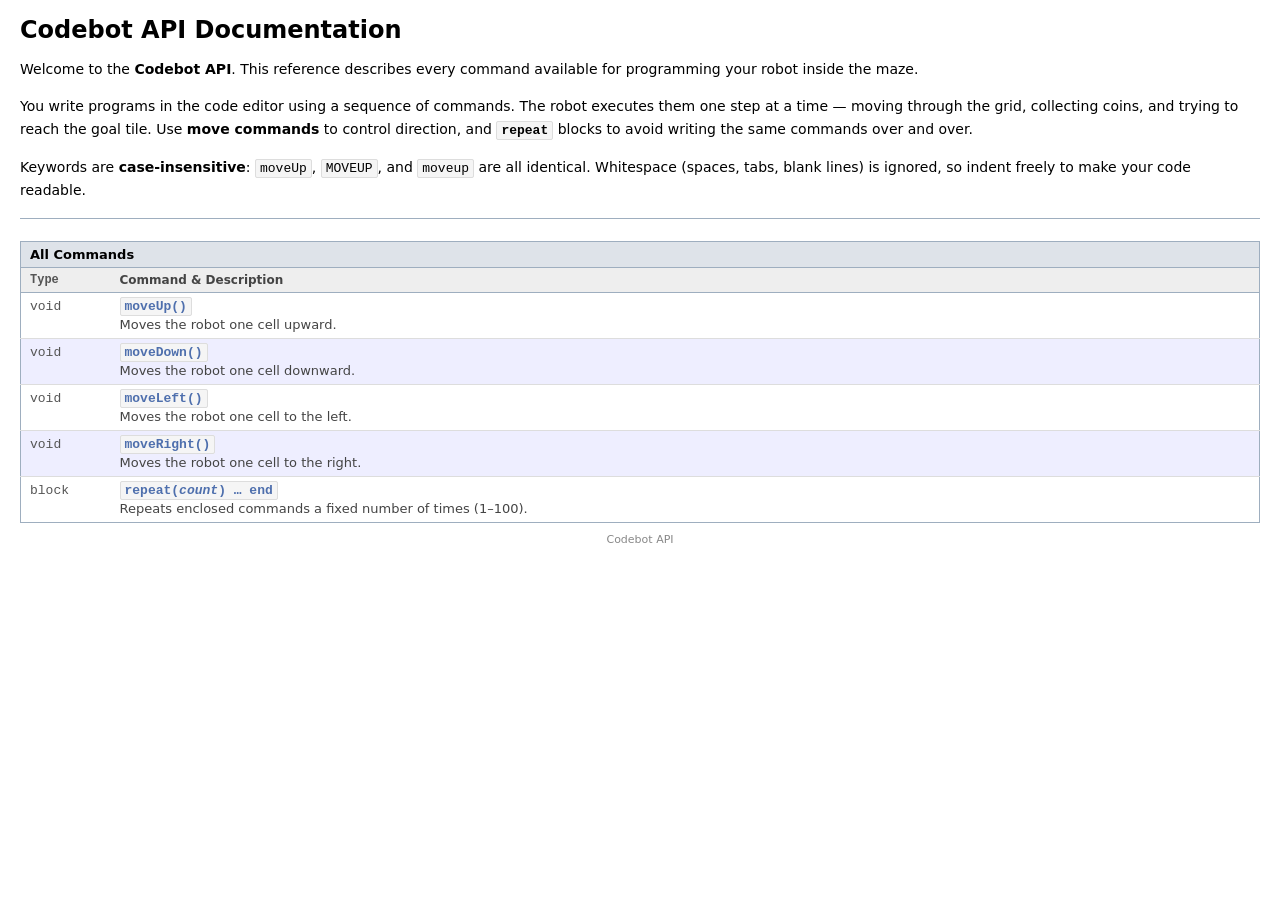
<file: docs/index.html>
<!DOCTYPE html>
<html lang="en">
<head>
  <meta charset="UTF-8" />
  <meta name="viewport" content="width=device-width, initial-scale=1.0" />
  <title>Overview (Codebot API)</title>
  <link rel="stylesheet" href="style.css" />
</head>
<body>

<!-- Content -->
<div class="content">

  <h1 class="page-title">Codebot API Documentation</h1>

  <div class="class-desc">
    <p>
      Welcome to the <strong>Codebot API</strong>. This reference describes every command
      available for programming your robot inside the maze.
    </p>
    <p>
      You write programs in the code editor using a sequence of commands.
      The robot executes them one step at a time — moving through the grid,
      collecting coins, and trying to reach the goal tile.
      Use <strong>move commands</strong> to control direction,
      and <strong><code>repeat</code></strong> blocks to avoid writing the same
      commands over and over.
    </p>
    <p>
      Keywords are <strong>case-insensitive</strong>: <code>moveUp</code>,
      <code>MOVEUP</code>, and <code>moveup</code> are all identical.
      Whitespace (spaces, tabs, blank lines) is ignored, so indent freely
      to make your code readable.
    </p>
  </div>

  <hr class="sep" />

  <!-- Command quick-ref -->
  <div class="section-header">All Commands</div>
  <table class="summary">
    <thead>
      <tr>
        <th class="col-type">Type</th>
        <th>Command &amp; Description</th>
      </tr>
    </thead>
    <tbody>
      <tr class="odd">
        <td class="col-type">void</td>
        <td class="col-name">
          <a href="cmd-moveUp.html"><code>moveUp()</code></a>
          <span class="brief">Moves the robot one cell upward.</span>
        </td>
      </tr>
      <tr class="even">
        <td class="col-type">void</td>
        <td class="col-name">
          <a href="cmd-moveDown.html"><code>moveDown()</code></a>
          <span class="brief">Moves the robot one cell downward.</span>
        </td>
      </tr>
      <tr class="odd">
        <td class="col-type">void</td>
        <td class="col-name">
          <a href="cmd-moveLeft.html"><code>moveLeft()</code></a>
          <span class="brief">Moves the robot one cell to the left.</span>
        </td>
      </tr>
      <tr class="even">
        <td class="col-type">void</td>
        <td class="col-name">
          <a href="cmd-moveRight.html"><code>moveRight()</code></a>
          <span class="brief">Moves the robot one cell to the right.</span>
        </td>
      </tr>
      <tr class="odd">
        <td class="col-type">block</td>
        <td class="col-name">
          <a href="cmd-repeat.html"><code>repeat(<em>count</em>) … end</code></a>
          <span class="brief">Repeats enclosed commands a fixed number of times (1–100).</span>
        </td>
      </tr>
    </tbody>
  </table>

  <div class="page-footer">Codebot API</div>

</div>
</body>
</html>
</file>
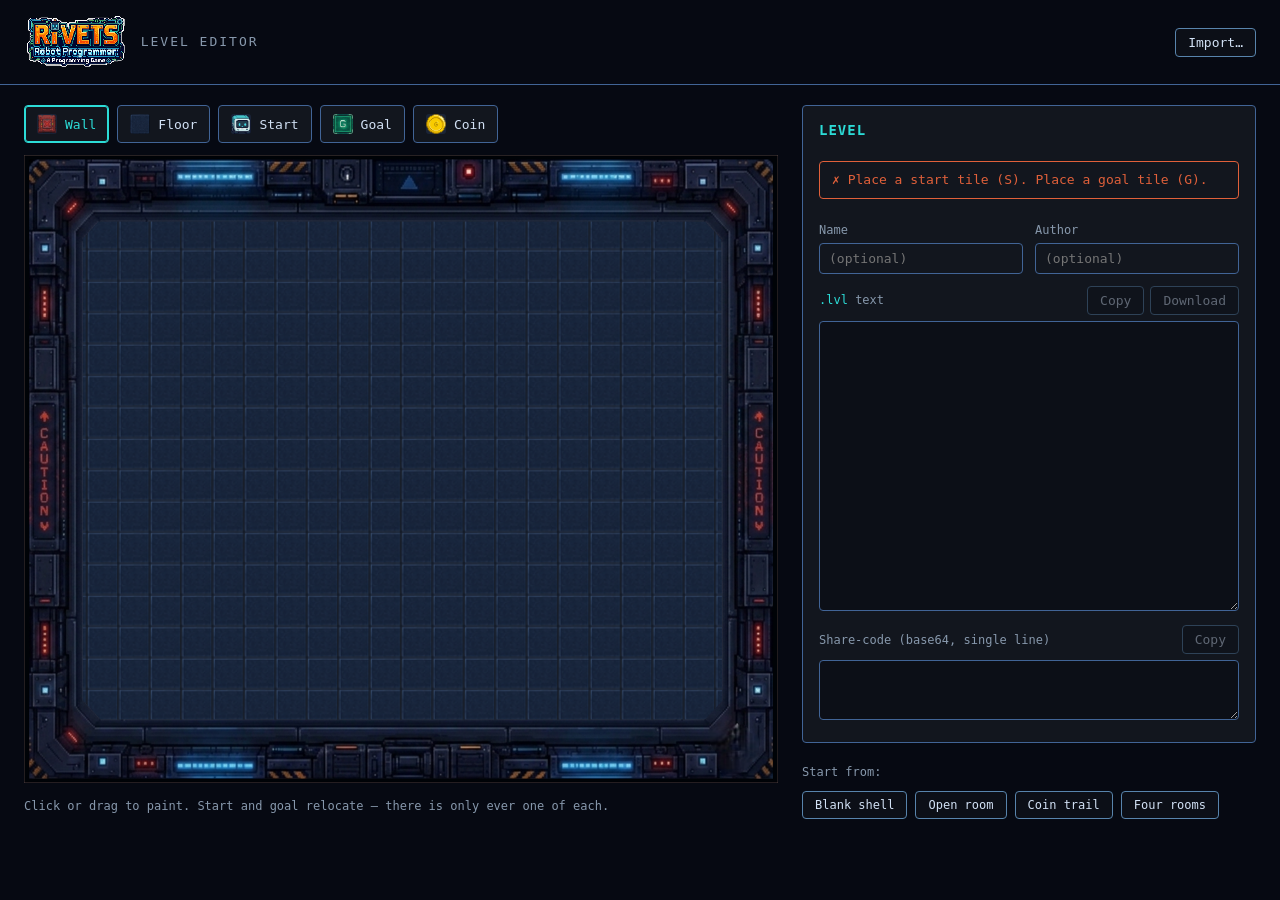
<file: lvl-editor/index.html>
<!DOCTYPE html>
<html lang="en">
<head>
  <meta charset="UTF-8" />
  <meta name="viewport" content="width=device-width, initial-scale=1.0" />
  <title>Codebot — Level Editor</title>
  <link rel="stylesheet" href="styles.css" />
</head>
<body>
  <header class="topbar">
    <div class="brand">
      <img class="logo" src="assets/logo.png" alt="RIVETS — Robot Programmer" />
      <span class="brand-sub">Level Editor</span>
    </div>
    <div class="topbar-actions">
      <button id="import-open" class="btn" type="button">Import…</button>
    </div>
  </header>

  <main class="layout">
    <!-- ── Canvas + editing controls ─────────────────────────────────────── -->
    <section class="editor-pane">
      <div class="palette" id="palette" role="toolbar" aria-label="Tile tools">
        <button class="tool" data-tool="wall"  type="button"><img class="swatch" src="assets/wall.png"  alt="" />Wall</button>
        <button class="tool" data-tool="floor" type="button"><img class="swatch" src="assets/floor.png" alt="" />Floor</button>
        <button class="tool" data-tool="start" type="button"><img class="swatch" src="assets/robot.png" alt="" />Start</button>
        <button class="tool" data-tool="goal"  type="button"><img class="swatch" src="assets/goal.png"  alt="" />Goal</button>
        <button class="tool" data-tool="coin"  type="button"><img class="swatch" src="assets/coin.png"  alt="" />Coin</button>
      </div>

      <div class="frame-stage">
        <canvas id="grid" aria-label="Level grid"></canvas>
        <img class="frame-bg" src="assets/frame.png" alt="" />
      </div>

      <p class="hint">Click or drag to paint. Start and goal relocate — there is only ever one of each.</p>
    </section>

    <!-- ── Level form: metadata + export ─────────────────────────────────── -->
    <aside class="side-pane">
      <form class="panel" id="level-form" autocomplete="off">
        <h2>Level</h2>

        <div id="validity" class="validity" role="status" aria-live="polite"></div>

        <div class="meta">
          <label>Name <input id="name" type="text" maxlength="60" placeholder="(optional)" /></label>
          <label>Author <input id="author" type="text" maxlength="60" placeholder="(optional)" /></label>
        </div>

        <div class="field field-grow">
          <div class="field-head">
            <label for="lvl-text"><code>.lvl</code> text</label>
            <div class="field-actions">
              <button id="copy-lvl" class="btn" type="button">Copy</button>
              <button id="download-lvl" class="btn" type="button">Download</button>
            </div>
          </div>
          <textarea id="lvl-text" class="output" rows="8" readonly spellcheck="false"></textarea>
        </div>

        <div class="field">
          <div class="field-head">
            <label for="b64-text">Share-code (base64, single line)</label>
            <div class="field-actions">
              <button id="copy-b64" class="btn" type="button">Copy</button>
            </div>
          </div>
          <textarea id="b64-text" class="output" rows="3" readonly spellcheck="false"></textarea>
        </div>
      </form>

      <div class="gallery">
        <span class="gallery-label">Start from:</span>
        <div id="gallery-buttons" class="gallery-buttons"></div>
      </div>
    </aside>
  </main>

  <!-- ── Import modal ──────────────────────────────────────────────────────── -->
  <div class="modal-overlay" id="import-modal" role="dialog" aria-modal="true" aria-labelledby="import-title" hidden>
    <div class="modal">
      <div class="modal-head">
        <h2 id="import-title">Import</h2>
        <button class="modal-close" id="import-close" type="button" aria-label="Close">×</button>
      </div>
      <p class="panel-hint">Paste a <code>.lvl</code> document or a share-code, or upload a <code>.lvl</code> file.</p>
      <textarea id="import-text" class="input" rows="8" spellcheck="false" placeholder="Paste .lvl text or base64 share-code…"></textarea>
      <div class="import-actions">
        <button id="import-btn" class="btn" type="button">Load from text</button>
        <label class="btn file-btn">Upload .lvl<input id="import-file" type="file" accept=".lvl,text/plain" hidden /></label>
      </div>
      <div id="import-msg" class="import-msg" role="status" aria-live="polite"></div>
    </div>
  </div>

  <script src="format.js"></script>
  <script src="templates.js"></script>
  <script src="editor.js"></script>
</body>
</html>
</file>
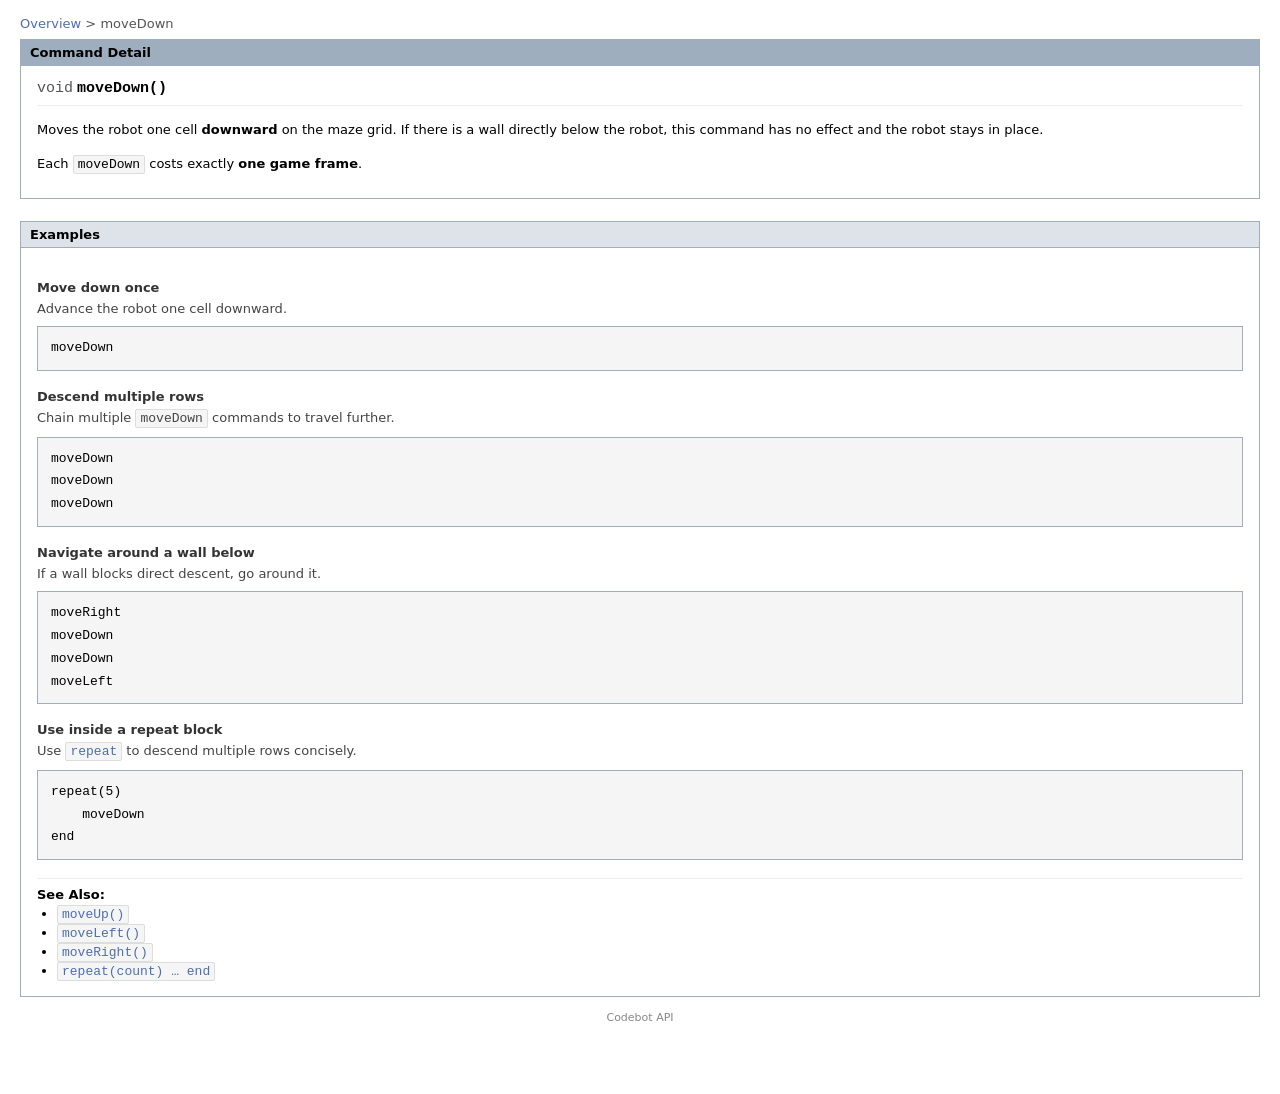
<file: docs/cmd-moveDown.html>
<!DOCTYPE html>
<html lang="en">
<head>
  <meta charset="UTF-8" />
  <meta name="viewport" content="width=device-width, initial-scale=1.0" />
  <title>moveDown (Codebot API)</title>
  <link rel="stylesheet" href="style.css" />
</head>
<body>

<!-- Content -->
<div class="content">

  <div class="breadcrumb">
    <a href="index.html">Overview</a> &gt; moveDown
  </div>

  <div class="section-header-dark">Command Detail</div>

  <div class="detail-block">
    <div class="cmd-sig">
      <span class="ret">void</span>moveDown()
    </div>

    <div class="detail-desc">
      <p>
        Moves the robot one cell <strong>downward</strong> on the maze grid.
        If there is a wall directly below the robot, this command has no effect
        and the robot stays in place.
      </p>
      <p>
        Each <code>moveDown</code> costs exactly <strong>one game frame</strong>.
      </p>
    </div>
  </div>

  <!-- Examples -->
  <div class="section-header">Examples</div>

  <div class="detail-block">

    <div class="examples-section">

      <div class="example">
        <div class="example-title">Move down once</div>
        <p>Advance the robot one cell downward.</p>
        <pre class="code">moveDown</pre>
      </div>

      <div class="example">
        <div class="example-title">Descend multiple rows</div>
        <p>Chain multiple <code>moveDown</code> commands to travel further.</p>
        <pre class="code">moveDown
moveDown
moveDown</pre>
      </div>

      <div class="example">
        <div class="example-title">Navigate around a wall below</div>
        <p>If a wall blocks direct descent, go around it.</p>
        <pre class="code">moveRight
moveDown
moveDown
moveLeft</pre>
      </div>

      <div class="example">
        <div class="example-title">Use inside a repeat block</div>
        <p>Use <a href="cmd-repeat.html"><code>repeat</code></a> to descend multiple rows concisely.</p>
        <pre class="code">repeat(5)
    moveDown
end</pre>
      </div>

    </div>

    <div class="see-also">
      <strong>See Also:</strong>
      <ul>
        <li><a href="cmd-moveUp.html"><code>moveUp()</code></a></li>
        <li><a href="cmd-moveLeft.html"><code>moveLeft()</code></a></li>
        <li><a href="cmd-moveRight.html"><code>moveRight()</code></a></li>
        <li><a href="cmd-repeat.html"><code>repeat(count) … end</code></a></li>
      </ul>
    </div>

  </div>

  <div class="page-footer">Codebot API</div>

</div>
</body>
</html>
</file>
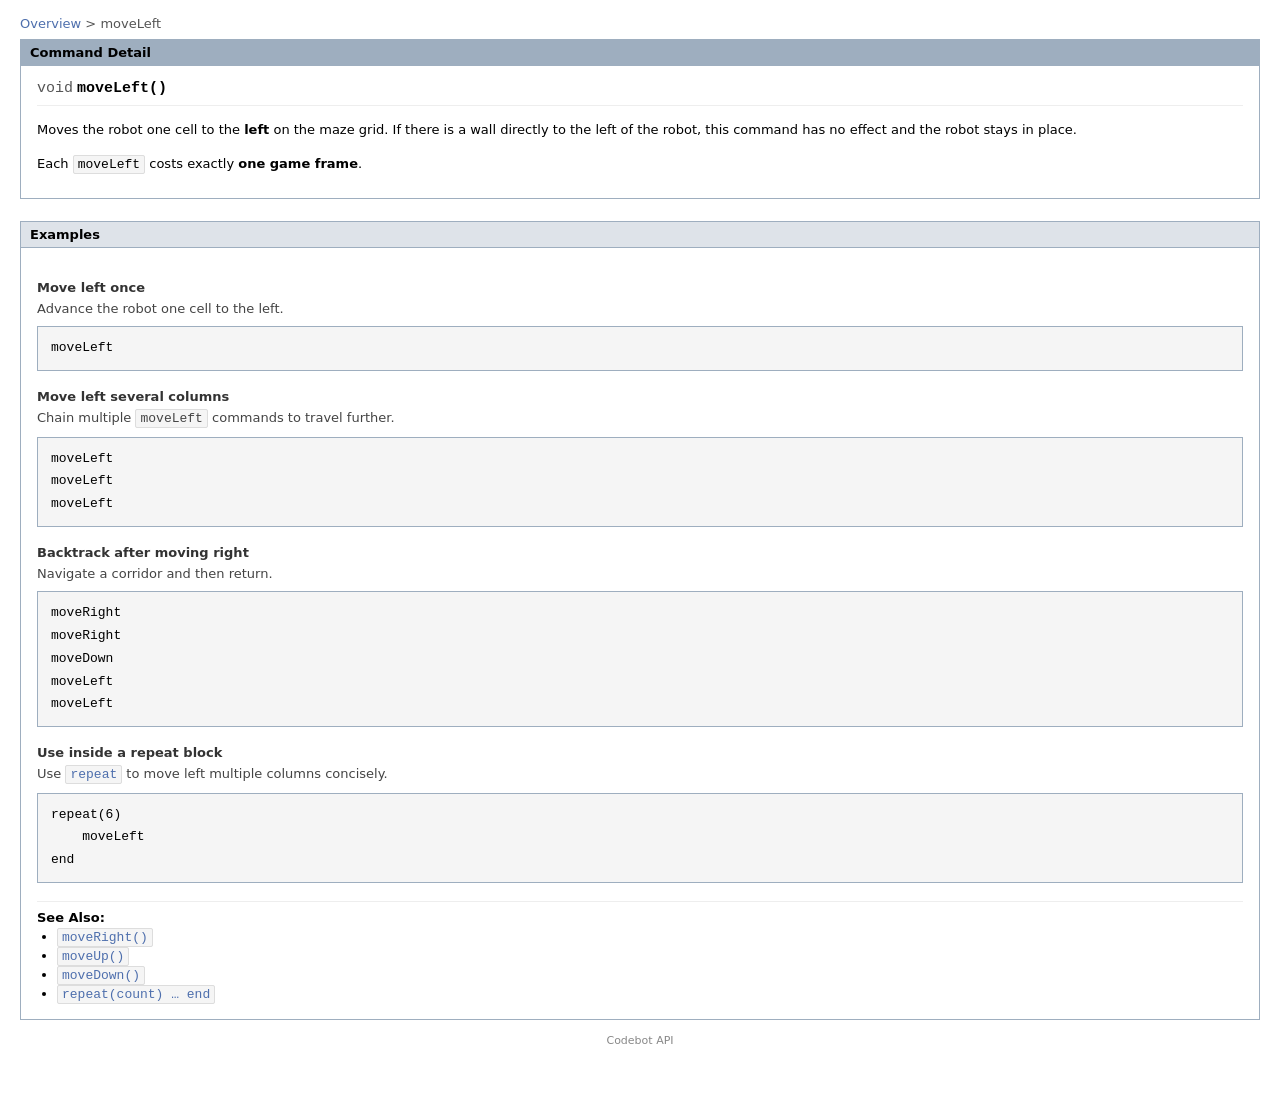
<file: docs/cmd-moveLeft.html>
<!DOCTYPE html>
<html lang="en">
<head>
  <meta charset="UTF-8" />
  <meta name="viewport" content="width=device-width, initial-scale=1.0" />
  <title>moveLeft (Codebot API)</title>
  <link rel="stylesheet" href="style.css" />
</head>
<body>

<!-- Content -->
<div class="content">

  <div class="breadcrumb">
    <a href="index.html">Overview</a> &gt; moveLeft
  </div>

  <div class="section-header-dark">Command Detail</div>

  <div class="detail-block">
    <div class="cmd-sig">
      <span class="ret">void</span>moveLeft()
    </div>

    <div class="detail-desc">
      <p>
        Moves the robot one cell to the <strong>left</strong> on the maze grid.
        If there is a wall directly to the left of the robot, this command has no effect
        and the robot stays in place.
      </p>
      <p>
        Each <code>moveLeft</code> costs exactly <strong>one game frame</strong>.
      </p>
    </div>
  </div>

  <!-- Examples -->
  <div class="section-header">Examples</div>

  <div class="detail-block">

    <div class="examples-section">

      <div class="example">
        <div class="example-title">Move left once</div>
        <p>Advance the robot one cell to the left.</p>
        <pre class="code">moveLeft</pre>
      </div>

      <div class="example">
        <div class="example-title">Move left several columns</div>
        <p>Chain multiple <code>moveLeft</code> commands to travel further.</p>
        <pre class="code">moveLeft
moveLeft
moveLeft</pre>
      </div>

      <div class="example">
        <div class="example-title">Backtrack after moving right</div>
        <p>Navigate a corridor and then return.</p>
        <pre class="code">moveRight
moveRight
moveDown
moveLeft
moveLeft</pre>
      </div>

      <div class="example">
        <div class="example-title">Use inside a repeat block</div>
        <p>Use <a href="cmd-repeat.html"><code>repeat</code></a> to move left multiple columns concisely.</p>
        <pre class="code">repeat(6)
    moveLeft
end</pre>
      </div>

    </div>

    <div class="see-also">
      <strong>See Also:</strong>
      <ul>
        <li><a href="cmd-moveRight.html"><code>moveRight()</code></a></li>
        <li><a href="cmd-moveUp.html"><code>moveUp()</code></a></li>
        <li><a href="cmd-moveDown.html"><code>moveDown()</code></a></li>
        <li><a href="cmd-repeat.html"><code>repeat(count) … end</code></a></li>
      </ul>
    </div>

  </div>

  <div class="page-footer">Codebot API</div>

</div>
</body>
</html>
</file>
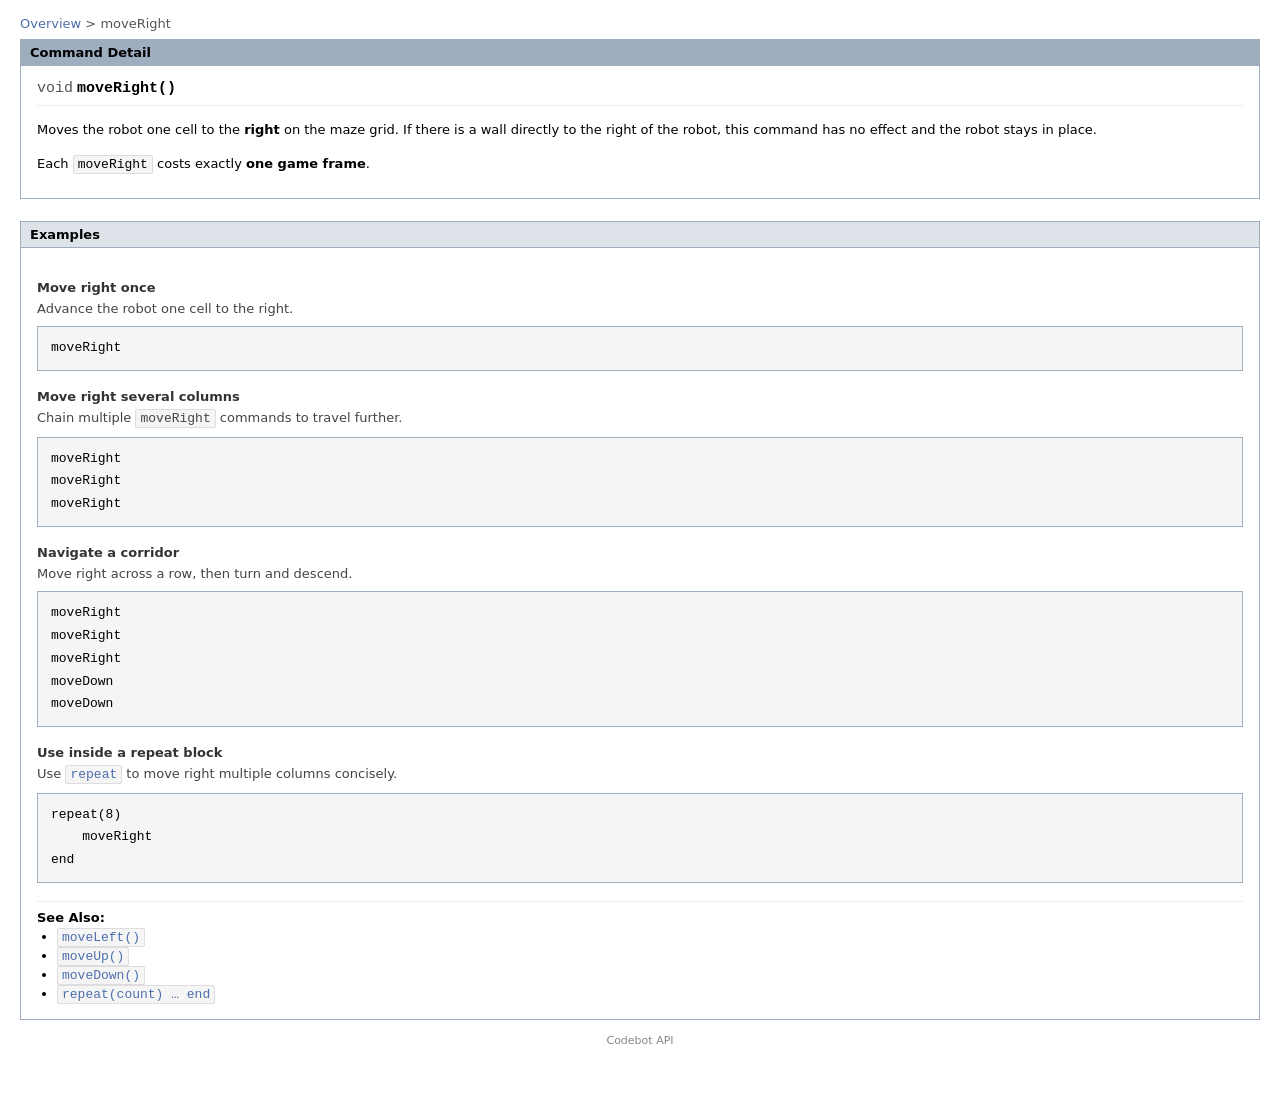
<file: docs/cmd-moveRight.html>
<!DOCTYPE html>
<html lang="en">
<head>
  <meta charset="UTF-8" />
  <meta name="viewport" content="width=device-width, initial-scale=1.0" />
  <title>moveRight (Codebot API)</title>
  <link rel="stylesheet" href="style.css" />
</head>
<body>

<!-- Content -->
<div class="content">

  <div class="breadcrumb">
    <a href="index.html">Overview</a> &gt; moveRight
  </div>

  <div class="section-header-dark">Command Detail</div>

  <div class="detail-block">
    <div class="cmd-sig">
      <span class="ret">void</span>moveRight()
    </div>

    <div class="detail-desc">
      <p>
        Moves the robot one cell to the <strong>right</strong> on the maze grid.
        If there is a wall directly to the right of the robot, this command has no effect
        and the robot stays in place.
      </p>
      <p>
        Each <code>moveRight</code> costs exactly <strong>one game frame</strong>.
      </p>
    </div>
  </div>

  <!-- Examples -->
  <div class="section-header">Examples</div>

  <div class="detail-block">

    <div class="examples-section">

      <div class="example">
        <div class="example-title">Move right once</div>
        <p>Advance the robot one cell to the right.</p>
        <pre class="code">moveRight</pre>
      </div>

      <div class="example">
        <div class="example-title">Move right several columns</div>
        <p>Chain multiple <code>moveRight</code> commands to travel further.</p>
        <pre class="code">moveRight
moveRight
moveRight</pre>
      </div>

      <div class="example">
        <div class="example-title">Navigate a corridor</div>
        <p>Move right across a row, then turn and descend.</p>
        <pre class="code">moveRight
moveRight
moveRight
moveDown
moveDown</pre>
      </div>

      <div class="example">
        <div class="example-title">Use inside a repeat block</div>
        <p>Use <a href="cmd-repeat.html"><code>repeat</code></a> to move right multiple columns concisely.</p>
        <pre class="code">repeat(8)
    moveRight
end</pre>
      </div>

    </div>

    <div class="see-also">
      <strong>See Also:</strong>
      <ul>
        <li><a href="cmd-moveLeft.html"><code>moveLeft()</code></a></li>
        <li><a href="cmd-moveUp.html"><code>moveUp()</code></a></li>
        <li><a href="cmd-moveDown.html"><code>moveDown()</code></a></li>
        <li><a href="cmd-repeat.html"><code>repeat(count) … end</code></a></li>
      </ul>
    </div>

  </div>

  <div class="page-footer">Codebot API</div>

</div>
</body>
</html>
</file>
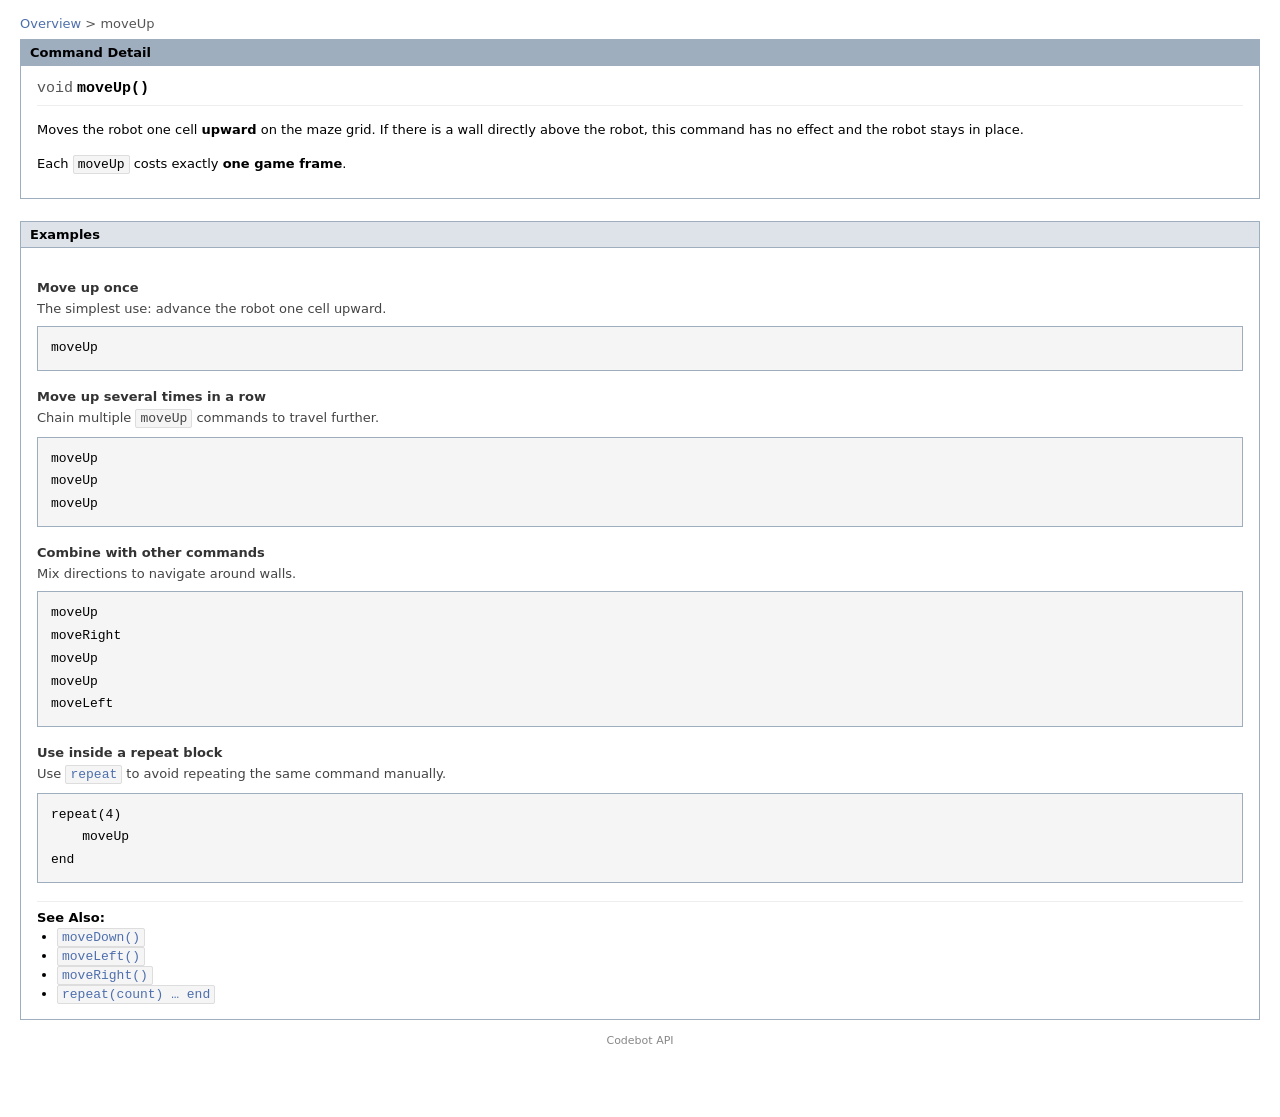
<file: docs/cmd-moveUp.html>
<!DOCTYPE html>
<html lang="en">
<head>
  <meta charset="UTF-8" />
  <meta name="viewport" content="width=device-width, initial-scale=1.0" />
  <title>moveUp (Codebot API)</title>
  <link rel="stylesheet" href="style.css" />
</head>
<body>

<!-- Content -->
<div class="content">

  <div class="breadcrumb">
    <a href="index.html">Overview</a> &gt; moveUp
  </div>

  <!-- Command detail section -->
  <div class="section-header-dark">Command Detail</div>

  <div class="detail-block">
    <div class="cmd-sig">
      <span class="ret">void</span>moveUp()
    </div>

    <div class="detail-desc">
      <p>
        Moves the robot one cell <strong>upward</strong> on the maze grid.
        If there is a wall directly above the robot, this command has no effect
        and the robot stays in place.
      </p>
      <p>
        Each <code>moveUp</code> costs exactly <strong>one game frame</strong>.
      </p>
    </div>
  </div>

  <!-- Examples -->
  <div class="section-header">Examples</div>

  <div class="detail-block">

    <div class="examples-section">

      <div class="example">
        <div class="example-title">Move up once</div>
        <p>The simplest use: advance the robot one cell upward.</p>
        <pre class="code">moveUp</pre>
      </div>

      <div class="example">
        <div class="example-title">Move up several times in a row</div>
        <p>Chain multiple <code>moveUp</code> commands to travel further.</p>
        <pre class="code">moveUp
moveUp
moveUp</pre>
      </div>

      <div class="example">
        <div class="example-title">Combine with other commands</div>
        <p>Mix directions to navigate around walls.</p>
        <pre class="code">moveUp
moveRight
moveUp
moveUp
moveLeft</pre>
      </div>

      <div class="example">
        <div class="example-title">Use inside a repeat block</div>
        <p>Use <a href="cmd-repeat.html"><code>repeat</code></a> to avoid repeating the same command manually.</p>
        <pre class="code">repeat(4)
    moveUp
end</pre>
      </div>

    </div>

    <div class="see-also">
      <strong>See Also:</strong>
      <ul>
        <li><a href="cmd-moveDown.html"><code>moveDown()</code></a></li>
        <li><a href="cmd-moveLeft.html"><code>moveLeft()</code></a></li>
        <li><a href="cmd-moveRight.html"><code>moveRight()</code></a></li>
        <li><a href="cmd-repeat.html"><code>repeat(count) … end</code></a></li>
      </ul>
    </div>

  </div>

  <div class="page-footer">Codebot API</div>

</div>
</body>
</html>
</file>
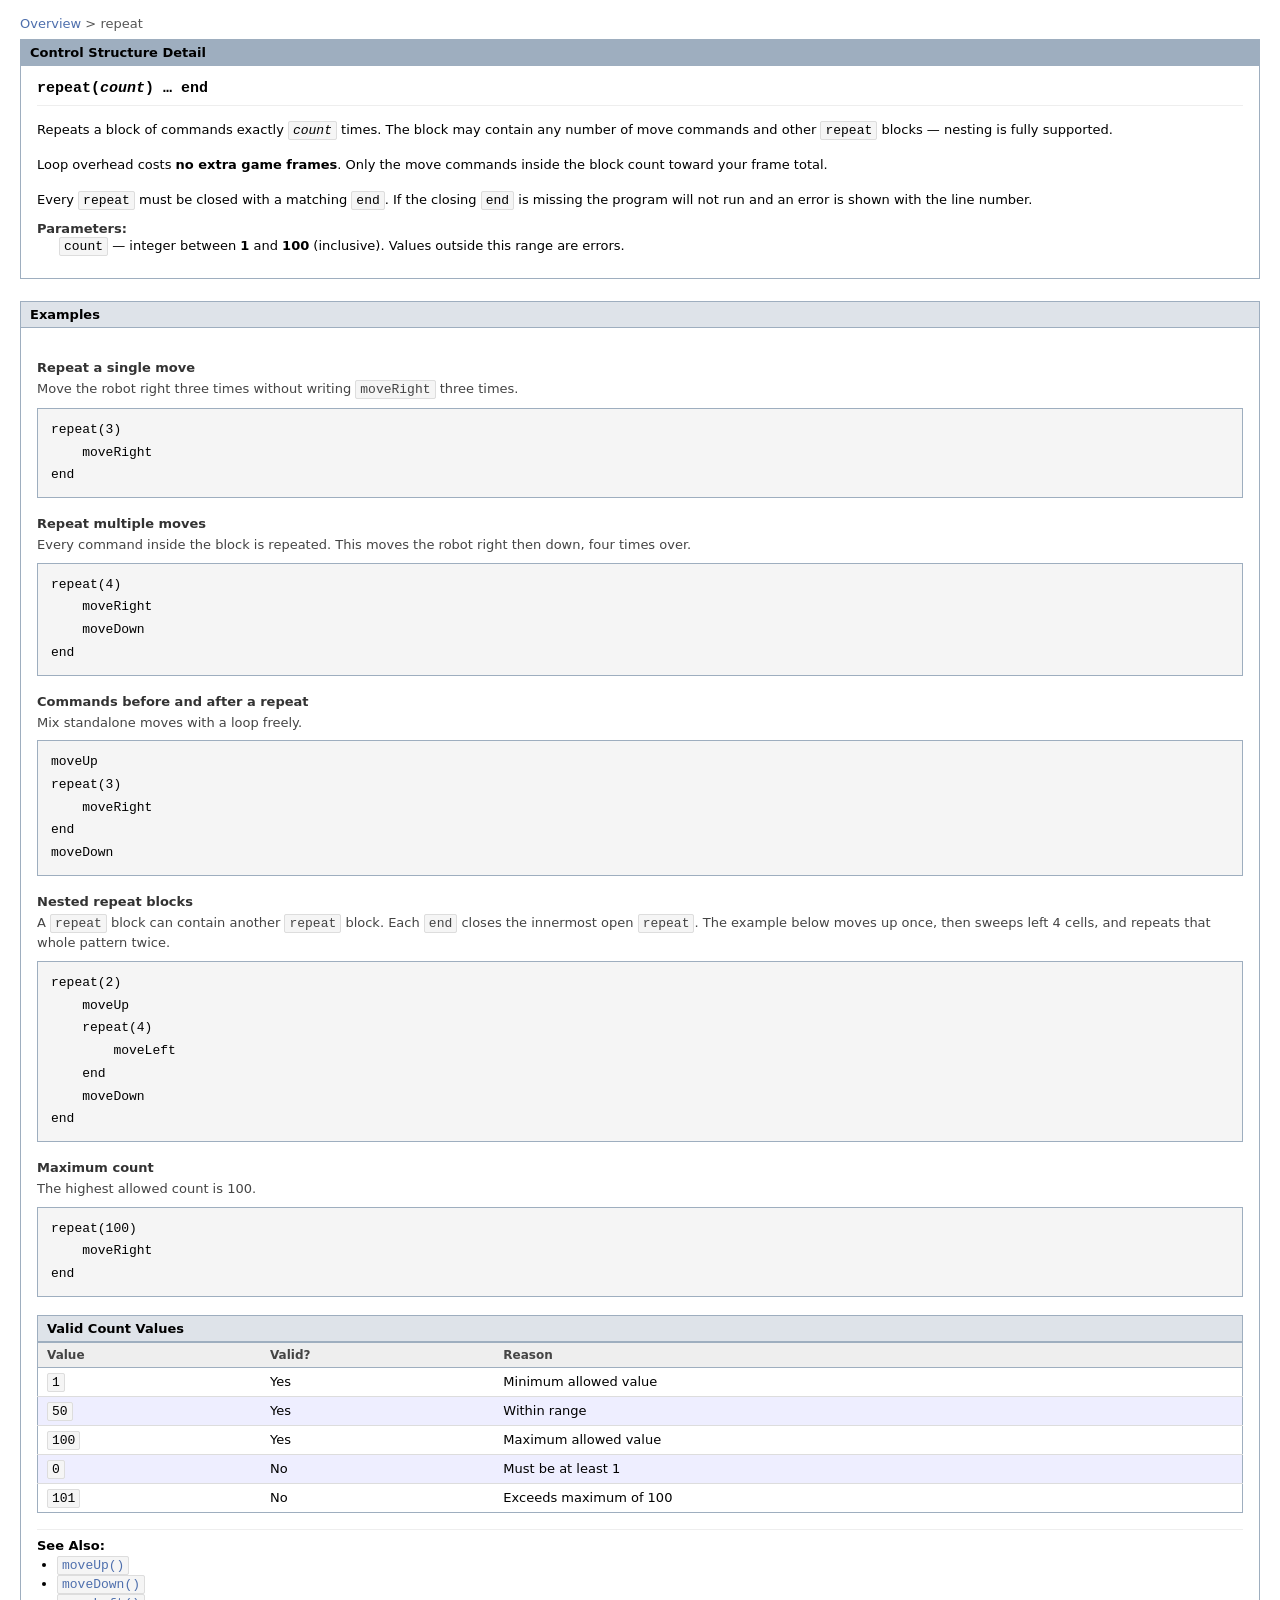
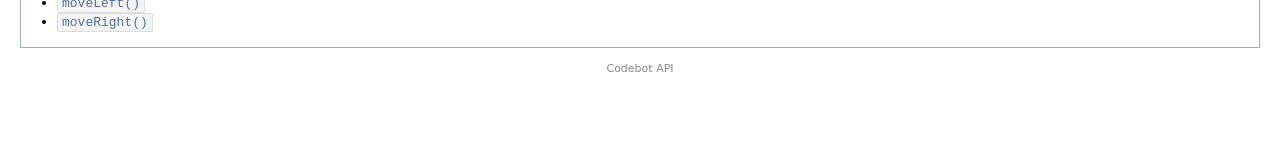
<file: docs/cmd-repeat.html>
<!DOCTYPE html>
<html lang="en">
<head>
  <meta charset="UTF-8" />
  <meta name="viewport" content="width=device-width, initial-scale=1.0" />
  <title>repeat (Codebot API)</title>
  <link rel="stylesheet" href="style.css" />
</head>
<body>

<!-- Content -->
<div class="content">

  <div class="breadcrumb">
    <a href="index.html">Overview</a> &gt; repeat
  </div>

  <div class="section-header-dark">Control Structure Detail</div>

  <div class="detail-block">
    <div class="cmd-sig">
      repeat(<em>count</em>) &hellip; end
    </div>

    <div class="detail-desc">
      <p>
        Repeats a block of commands exactly <code><em>count</em></code> times.
        The block may contain any number of move commands and other
        <code>repeat</code> blocks — nesting is fully supported.
      </p>
      <p>
        Loop overhead costs <strong>no extra game frames</strong>.
        Only the move commands inside the block count toward your frame total.
      </p>
      <p>
        Every <code>repeat</code> must be closed with a matching <code>end</code>.
        If the closing <code>end</code> is missing the program will not run and
        an error is shown with the line number.
      </p>
    </div>

    <dl class="params">
      <dt>Parameters:</dt>
      <dd>
        <code>count</code> &mdash; integer between <strong>1</strong> and
        <strong>100</strong> (inclusive). Values outside this range are errors.
      </dd>
    </dl>
  </div>

  <!-- Examples -->
  <div class="section-header">Examples</div>

  <div class="detail-block">
    <div class="examples-section">

      <div class="example">
        <div class="example-title">Repeat a single move</div>
        <p>Move the robot right three times without writing <code>moveRight</code> three times.</p>
        <pre class="code">repeat(3)
    moveRight
end</pre>
      </div>

      <div class="example">
        <div class="example-title">Repeat multiple moves</div>
        <p>
          Every command inside the block is repeated. This moves the robot
          right then down, four times over.
        </p>
        <pre class="code">repeat(4)
    moveRight
    moveDown
end</pre>
      </div>

      <div class="example">
        <div class="example-title">Commands before and after a repeat</div>
        <p>Mix standalone moves with a loop freely.</p>
        <pre class="code">moveUp
repeat(3)
    moveRight
end
moveDown</pre>
      </div>

      <div class="example">
        <div class="example-title">Nested repeat blocks</div>
        <p>
          A <code>repeat</code> block can contain another <code>repeat</code> block.
          Each <code>end</code> closes the innermost open <code>repeat</code>.
          The example below moves up once, then sweeps left 4 cells,
          and repeats that whole pattern twice.
        </p>
        <pre class="code">repeat(2)
    moveUp
    repeat(4)
        moveLeft
    end
    moveDown
end</pre>
      </div>

      <div class="example">
        <div class="example-title">Maximum count</div>
        <p>The highest allowed count is 100.</p>
        <pre class="code">repeat(100)
    moveRight
end</pre>
      </div>

    </div>

    <!-- Count reference table -->
    <div class="section-header" style="margin-top:16px;">Valid Count Values</div>
    <table class="summary" style="border-top:1px solid #9eaebf;">
      <thead>
        <tr>
          <th>Value</th>
          <th>Valid?</th>
          <th>Reason</th>
        </tr>
      </thead>
      <tbody>
        <tr class="odd">
          <td><code>1</code></td>
          <td>Yes</td>
          <td>Minimum allowed value</td>
        </tr>
        <tr class="even">
          <td><code>50</code></td>
          <td>Yes</td>
          <td>Within range</td>
        </tr>
        <tr class="odd">
          <td><code>100</code></td>
          <td>Yes</td>
          <td>Maximum allowed value</td>
        </tr>
        <tr class="even">
          <td><code>0</code></td>
          <td>No</td>
          <td>Must be at least 1</td>
        </tr>
        <tr class="odd">
          <td><code>101</code></td>
          <td>No</td>
          <td>Exceeds maximum of 100</td>
        </tr>
      </tbody>
    </table>

    <div class="see-also" style="margin-top:16px;">
      <strong>See Also:</strong>
      <ul>
        <li><a href="cmd-moveUp.html"><code>moveUp()</code></a></li>
        <li><a href="cmd-moveDown.html"><code>moveDown()</code></a></li>
        <li><a href="cmd-moveLeft.html"><code>moveLeft()</code></a></li>
        <li><a href="cmd-moveRight.html"><code>moveRight()</code></a></li>
      </ul>
    </div>

  </div>

  <div class="page-footer">Codebot API</div>

</div>
</body>
</html>
</file>
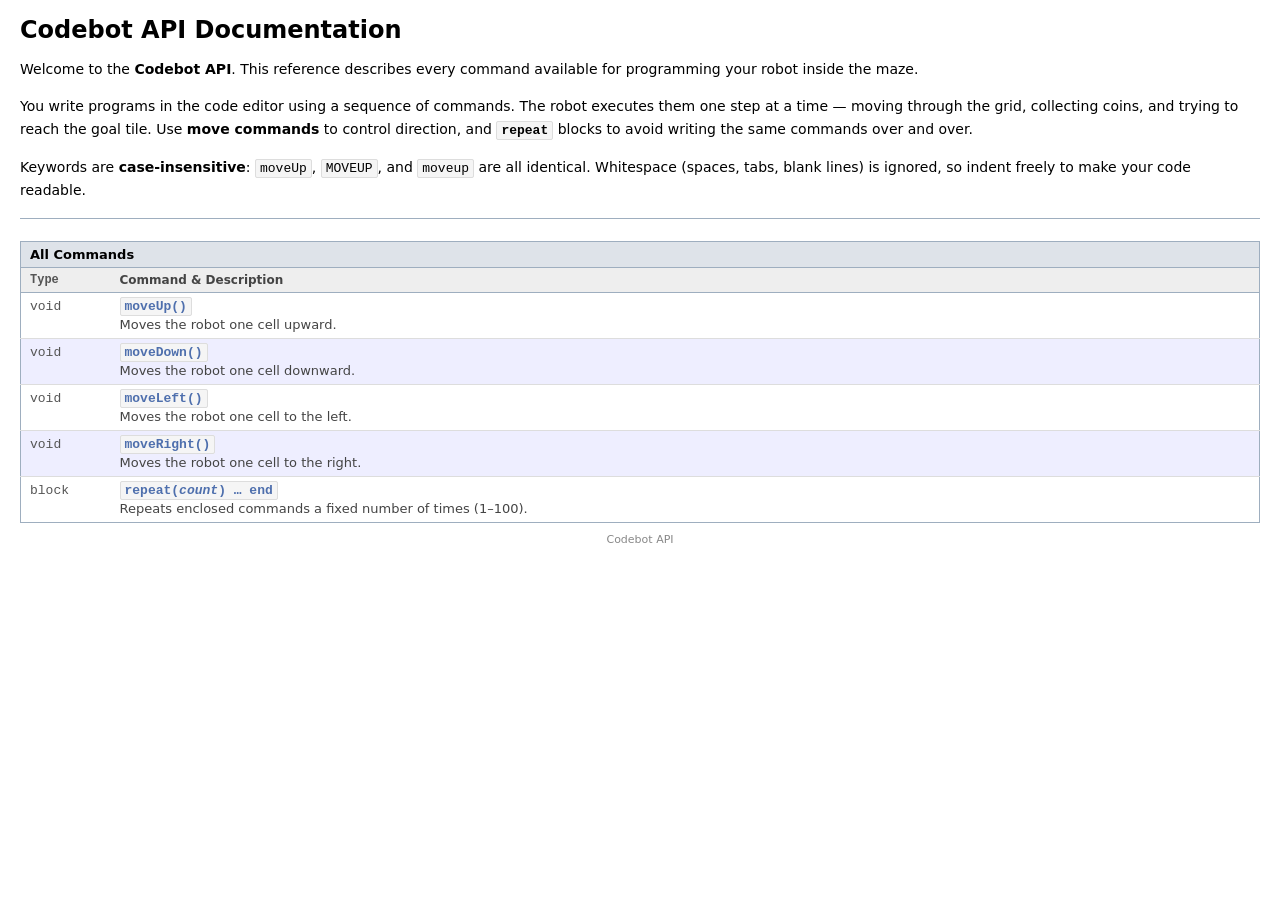
<file: docs/language-reference.html>
<!DOCTYPE html>
<html lang="en">
<head>
  <meta charset="UTF-8" />
  <meta http-equiv="refresh" content="0; url=index.html" />
  <title>Redirecting…</title>
</head>
<body>
  <p>Redirecting to <a href="index.html">Codebot API Overview</a>…</p>
</body>
</html>
</file>
<file: docs/style.css>
/* ── Codebot API Docs — shared JavaDoc-style stylesheet ── */

*, *::before, *::after { box-sizing: border-box; }

body {
  margin: 0;
  padding: 0;
  font-family: 'DejaVu Sans', Arial, Helvetica, sans-serif;
  font-size: 14px;
  background: #fff;
  color: #000;
}

a { color: #4E6FAD; text-decoration: none; }
a:hover { text-decoration: underline; }

/* ────────────────────────────────────────────────────────
   Page content
──────────────────────────────────────────────────────── */

.content {
  padding: 16px 20px 50px;
}

.pkg-path {
  font-size: 13px;
  color: #555;
  margin-bottom: 4px;
}

h1.page-title {
  font-size: 1.5rem;
  font-weight: bold;
  margin: 0 0 4px;
  color: #000;
}

.breadcrumb {
  font-size: 13px;
  color: #555;
  margin-bottom: 8px;
}
.breadcrumb a { color: #4E6FAD; }

/* Hierarchy tree */
.hierarchy {
  font-family: 'Courier New', monospace;
  font-size: 13px;
  line-height: 1.9;
  margin: 10px 0 14px;
}
.hierarchy .indent { padding-left: 20px; }

.class-desc {
  margin: 12px 0 16px;
  line-height: 1.65;
  font-size: 14px;
}
.class-desc p { margin-bottom: 8px; }

dl.tag-block { font-size: 13px; margin: 6px 0; }
dl.tag-block dt { font-weight: bold; display: inline; }
dl.tag-block dd { display: inline; margin-left: 5px; }

hr.sep { border: none; border-top: 1px solid #9eaebf; margin: 14px 0; }

/* ────────────────────────────────────────────────────────
   Section headers
──────────────────────────────────────────────────────── */

.section-header {
  background: #dee3e9;
  border: 1px solid #9eaebf;
  padding: 5px 9px;
  font-weight: bold;
  font-size: 13px;
  margin-top: 22px;
  margin-bottom: 0;
}

.section-header-dark {
  background: #9eaebf;
  border: 1px solid #9eaebf;
  padding: 5px 9px;
  font-weight: bold;
  font-size: 13px;
  margin-bottom: 0;
}

/* ────────────────────────────────────────────────────────
   Summary tables
──────────────────────────────────────────────────────── */

table.summary {
  width: 100%;
  border-collapse: collapse;
  border: 1px solid #9eaebf;
  border-top: none;
  font-size: 13px;
}

table.summary th {
  background: #eee;
  text-align: left;
  padding: 5px 9px;
  border-bottom: 1px solid #9eaebf;
  font-size: 12px;
  color: #444;
  font-weight: bold;
}

table.summary td {
  padding: 6px 9px;
  vertical-align: top;
  border-bottom: 1px solid #ddd;
}

table.summary tr:last-child td { border-bottom: none; }
table.summary .even td { background: #EEEEFF; }
table.summary .odd  td { background: #fff; }

table.summary .col-type {
  width: 90px;
  font-family: 'Courier New', monospace;
  color: #555;
  white-space: nowrap;
}

table.summary .col-name {
  font-family: 'Courier New', monospace;
  font-weight: bold;
}

table.summary .col-name .brief {
  display: block;
  font-family: 'DejaVu Sans', Arial, sans-serif;
  font-weight: normal;
  color: #444;
  margin-top: 3px;
}

/* ────────────────────────────────────────────────────────
   Detail blocks (method / command)
──────────────────────────────────────────────────────── */

.detail-block {
  border: 1px solid #9eaebf;
  border-top: none;
  padding: 14px 16px;
  margin-bottom: 14px;
}

.cmd-sig {
  font-family: 'Courier New', monospace;
  font-size: 15px;
  font-weight: bold;
  margin-bottom: 10px;
  border-bottom: 1px solid #eee;
  padding-bottom: 8px;
}
.cmd-sig .ret { font-weight: normal; color: #555; margin-right: 4px; }

.detail-desc {
  font-size: 13px;
  line-height: 1.65;
  margin: 8px 0;
}
.detail-desc p { margin-bottom: 7px; }

dl.params {
  font-size: 13px;
  margin: 10px 0;
}
dl.params dt { font-weight: bold; margin-top: 8px; color: #333; }
dl.params dd { margin-left: 22px; margin-top: 2px; }

.since-tag { font-size: 12px; color: #777; margin-top: 8px; }

/* ────────────────────────────────────────────────────────
   Code blocks
──────────────────────────────────────────────────────── */

code {
  font-family: 'Courier New', monospace;
  font-size: 13px;
  background: #f5f5f5;
  border: 1px solid #ddd;
  border-radius: 2px;
  padding: 1px 4px;
}

pre.code {
  font-family: 'Courier New', monospace;
  font-size: 13px;
  background: #f5f5f5;
  border: 1px solid #9eaebf;
  padding: 10px 13px;
  line-height: 1.75;
  margin: 8px 0 14px;
  overflow-x: auto;
  white-space: pre;
}
pre.code code {
  background: none;
  border: none;
  padding: 0;
  font-size: inherit;
}

/* ────────────────────────────────────────────────────────
   Example programs
──────────────────────────────────────────────────────── */

.examples-section {
  margin: 18px 0;
}

.example {
  margin-bottom: 18px;
}

.example-title {
  font-weight: bold;
  font-size: 13px;
  color: #333;
  margin-bottom: 4px;
}

.example p {
  font-size: 13px;
  color: #444;
  margin: 0 0 5px;
  line-height: 1.5;
}

/* ────────────────────────────────────────────────────────
   See Also
──────────────────────────────────────────────────────── */

.see-also {
  font-size: 13px;
  margin-top: 12px;
  border-top: 1px solid #eee;
  padding-top: 8px;
}
.see-also strong { display: block; margin-bottom: 4px; }
.see-also ul { margin: 0; padding-left: 20px; }
.see-also ul li { margin-bottom: 3px; }

/* ────────────────────────────────────────────────────────
   Overview / package summary table
──────────────────────────────────────────────────────── */

table.pkg {
  width: 100%;
  border-collapse: collapse;
  border: 1px solid #9eaebf;
  border-top: none;
  font-size: 13px;
}
table.pkg th {
  background: #eee;
  text-align: left;
  padding: 5px 9px;
  border-bottom: 1px solid #9eaebf;
  font-size: 12px;
  color: #444;
}
table.pkg td {
  padding: 6px 9px;
  border-bottom: 1px solid #ddd;
  vertical-align: top;
}
table.pkg tr:last-child td { border-bottom: none; }
table.pkg td:first-child { width: 200px; white-space: nowrap; }
table.pkg .even td { background: #EEEEFF; }

/* ────────────────────────────────────────────────────────
   Footer
──────────────────────────────────────────────────────── */

.page-footer {
  text-align: center;
  font-size: 11px;
  color: #888;
  margin-top: 10px;
  padding-bottom: 20px;
}
</file>
<file: lvl-editor/styles.css>
/* Navy "RIVETS terminal" theme — mirrors the game's UiTheme palette. */
:root {
  --bg: #060912;            /* deep navy page (game panel base #010412) */
  --panel: #12161e;         /* UiTheme CARD_BG (18,22,30) */
  --panel-2: #0c0f17;       /* darker inset */
  --border: #416496;        /* UiTheme BORDER (65,100,150) */
  --border-bright: #5884ac; /* UiTheme BTN_PRIMARY_BORDER (88,132,172) */
  --text: #d2e1f5;          /* UiTheme TITLE (210,225,245) */
  --muted: #8798ac;         /* UiTheme BODY_MUTED (135,152,172) */
  --accent: #2cdcd7;        /* HUD cyan (44,220,215) */
  --accent-dim: #1f9e96;
  --terminal: #05e9bd;      /* TerminalManager text (5,233,189) */
  --danger: #e0603a;        /* warning orange-red */
  --btn: #345a80;           /* UiTheme BTN_PRIMARY (52,90,128) */
  --btn-ghost: #26303a;     /* UiTheme BTN_GHOST (38,48,58) */
  /* tile-derived swatch colors (sampled from the game sprites) */
  --sw-wall: #b0352b;
  --sw-floor: #1a2438;
  --sw-coin: #f5c518;
  --sw-goal: #1f9e7a;
  --sw-start: #4aa3e0;
  --grid-line: rgba(110, 135, 170, 0.16);
  --mono: "Cascadia Code", "Consolas", "SFMono-Regular", ui-monospace, monospace;
}

* { box-sizing: border-box; }

body {
  margin: 0;
  background: var(--bg);
  color: var(--text);
  font-family: var(--mono);
  font-size: 14px;
  line-height: 1.5;
}

code { color: var(--accent); }

.topbar {
  display: flex;
  align-items: center;
  justify-content: space-between;
  gap: 16px;
  flex-wrap: wrap;
  padding: 14px 24px;
  border-bottom: 1px solid var(--border);
}
.brand {
  display: flex;
  align-items: center;
  gap: 14px;
  min-width: 0;
}
.logo {
  height: 56px;
  width: auto;
  display: block;
  image-rendering: pixelated;   /* crisp pixel-art, matches the game */
}
.brand-sub {
  color: var(--muted);
  font-size: 13px;
  letter-spacing: 2px;
  text-transform: uppercase;
  white-space: nowrap;
}
.topbar-actions { display: flex; gap: 8px; flex-shrink: 0; }

.layout {
  display: flex;
  flex-wrap: wrap;
  gap: 24px;
  align-items: stretch;   /* both columns share the taller one's height (the canvas) */
  padding: 20px 24px 40px;
}

.editor-pane { flex: 1 1 660px; min-width: 320px; }
.side-pane { flex: 1 1 360px; min-width: 300px; display: flex; flex-direction: column; gap: 16px; }

/* ── Palette ──────────────────────────────────────────────────────────────── */
.palette {
  display: flex;
  flex-wrap: wrap;
  gap: 8px;
  margin-bottom: 12px;
}
.tool {
  display: inline-flex;
  align-items: center;
  gap: 8px;
  padding: 8px 12px;
  background: var(--panel);
  color: var(--text);
  border: 1px solid var(--border);
  border-radius: 4px;
  cursor: pointer;
  font-family: inherit;
  font-size: 13px;
}
.tool:hover { border-color: var(--border-bright); }
.tool.selected {
  border-color: var(--accent);
  box-shadow: 0 0 0 1px var(--accent) inset;
  color: var(--accent);
}
.swatch {
  width: 20px; height: 20px;
  border-radius: 3px;
  object-fit: cover;
  background: var(--sw-floor);
  image-rendering: auto;
}

/* ── Canvas + frame ───────────────────────────────────────────────────────── */
/* Matches the game: the frame covers the whole 24:20 play-area box. The grid
   fills the box (square tiles) and the frame is stretched to that same box and
   laid on top, so its border CLIPS the outer ~2 rows/columns on every side —
   both vertically and horizontally — exactly as the game does. The editor is
   then WYSIWYG with what the game actually shows. */
.frame-stage {
  position: relative;
  display: inline-block;
  width: 100%;
  max-width: 780px;
  aspect-ratio: 24 / 20;   /* the play-area box; canvas's intrinsic ratio → square tiles */
}
#grid {
  position: absolute;
  inset: 0;
  width: 100%;
  height: 100%;            /* grid fills the box edge-to-edge */
  z-index: 1;
  cursor: crosshair;
  touch-action: none;
}
.frame-bg {
  position: absolute;
  inset: 0;
  width: 100%;
  height: 100%;            /* stretched to the box; border clips the outer ~2 rows/cols */
  z-index: 2;
  pointer-events: none;    /* clicks pass through to the canvas */
}
.hint { color: var(--muted); margin: 8px 0 4px; font-size: 12px; }

/* ── Validity banner ──────────────────────────────────────────────────────── */
.validity {
  margin: 10px 0;
  padding: 8px 12px;
  border-radius: 4px;
  border: 1px solid var(--border);
  background: var(--panel);
  font-size: 13px;
}
.validity.ok { border-color: var(--accent-dim); color: var(--accent); }
.validity.bad { border-color: var(--danger); color: var(--danger); }

/* ── Metadata ─────────────────────────────────────────────────────────────── */
.meta { display: flex; gap: 12px; flex-wrap: wrap; margin: 12px 0; }
.meta label { display: flex; flex-direction: column; gap: 4px; font-size: 12px; color: var(--muted); flex: 1 1 180px; }
.meta input {
  background: var(--panel);
  border: 1px solid var(--border);
  border-radius: 4px;
  color: var(--text);
  padding: 7px 9px;
  font-family: inherit;
  font-size: 13px;
}
.meta input:focus, textarea:focus { outline: none; border-color: var(--accent); }

/* ── Gallery ──────────────────────────────────────────────────────────────── */
.gallery { display: flex; align-items: center; gap: 10px; flex-wrap: wrap; margin-top: 4px; }
.gallery-label { color: var(--muted); font-size: 12px; }
.gallery-buttons { display: flex; gap: 8px; flex-wrap: wrap; }
.gallery-buttons .btn { font-size: 12px; }

/* ── Side panels ──────────────────────────────────────────────────────────── */
.panel {
  background: var(--panel);
  border: 1px solid var(--border);
  border-radius: 4px;
  padding: 14px 16px 16px;
}
.panel h2 {
  margin: 0 0 10px;
  font-size: 14px;
  letter-spacing: 1px;
  color: var(--accent);
  text-transform: uppercase;
}

/* The level form fills the column height; its .lvl textarea absorbs the slack. */
#level-form {
  flex: 1 1 auto;
  display: flex;
  flex-direction: column;
  min-height: 0;
}
.field-grow {
  flex: 1 1 auto;
  display: flex;
  flex-direction: column;
  min-height: 0;
}
.field-grow .output {
  flex: 1 1 auto;
  min-height: 180px;
}
.panel-hint { color: var(--muted); font-size: 12px; margin: 0 0 10px; }
.field { margin-bottom: 14px; }
.field:last-child { margin-bottom: 0; }
.field-head {
  display: flex;
  align-items: center;
  justify-content: space-between;
  gap: 8px;
  margin-bottom: 6px;
}
.field-head label { font-size: 12px; color: var(--muted); }
.field-actions { display: flex; gap: 6px; }

textarea {
  width: 100%;
  background: var(--panel-2);
  border: 1px solid var(--border);
  border-radius: 4px;
  color: var(--text);
  font-family: inherit;
  font-size: 12px;
  padding: 8px;
  resize: vertical;
}
textarea.output { white-space: pre; overflow-wrap: normal; color: var(--terminal); }

/* ── Buttons ──────────────────────────────────────────────────────────────── */
.btn {
  background: var(--panel-2);
  border: 1px solid var(--border-bright);
  border-radius: 4px;
  color: var(--text);
  padding: 6px 12px;
  cursor: pointer;
  font-family: inherit;
  font-size: 13px;
}
.btn:hover:not(:disabled) { border-color: var(--accent); color: var(--accent); }
.btn:disabled { opacity: 0.4; cursor: not-allowed; }
.btn.flash { border-color: var(--accent); color: var(--accent); }
.file-btn { display: inline-flex; align-items: center; }

.import-actions { display: flex; gap: 8px; margin-top: 8px; flex-wrap: wrap; }
.import-msg { margin-top: 10px; font-size: 13px; min-height: 18px; }
.import-msg.ok { color: var(--accent); }
.import-msg.bad { color: var(--danger); }

/* ── Import modal ─────────────────────────────────────────────────────────── */
.modal-overlay {
  position: fixed;
  inset: 0;
  z-index: 100;
  display: flex;
  align-items: flex-start;
  justify-content: center;
  padding: 60px 16px;
  background: rgba(3, 6, 14, 0.78);
  backdrop-filter: blur(2px);
}
.modal-overlay[hidden] { display: none; }
.modal {
  width: 100%;
  max-width: 560px;
  background: var(--panel);
  border: 1px solid var(--border-bright);
  border-radius: 6px;
  padding: 16px 18px 18px;
  box-shadow: 0 18px 60px rgba(0, 0, 0, 0.6);
}
.modal-head {
  display: flex;
  align-items: center;
  justify-content: space-between;
  gap: 8px;
  margin-bottom: 8px;
}
.modal-head h2 {
  margin: 0;
  font-size: 14px;
  letter-spacing: 1px;
  color: var(--accent);
  text-transform: uppercase;
}
.modal-close {
  background: none;
  border: none;
  color: var(--muted);
  font-size: 22px;
  line-height: 1;
  padding: 2px 6px;
  cursor: pointer;
  font-family: inherit;
}
.modal-close:hover { color: var(--accent); }
.input { width: 100%; }
</file>
